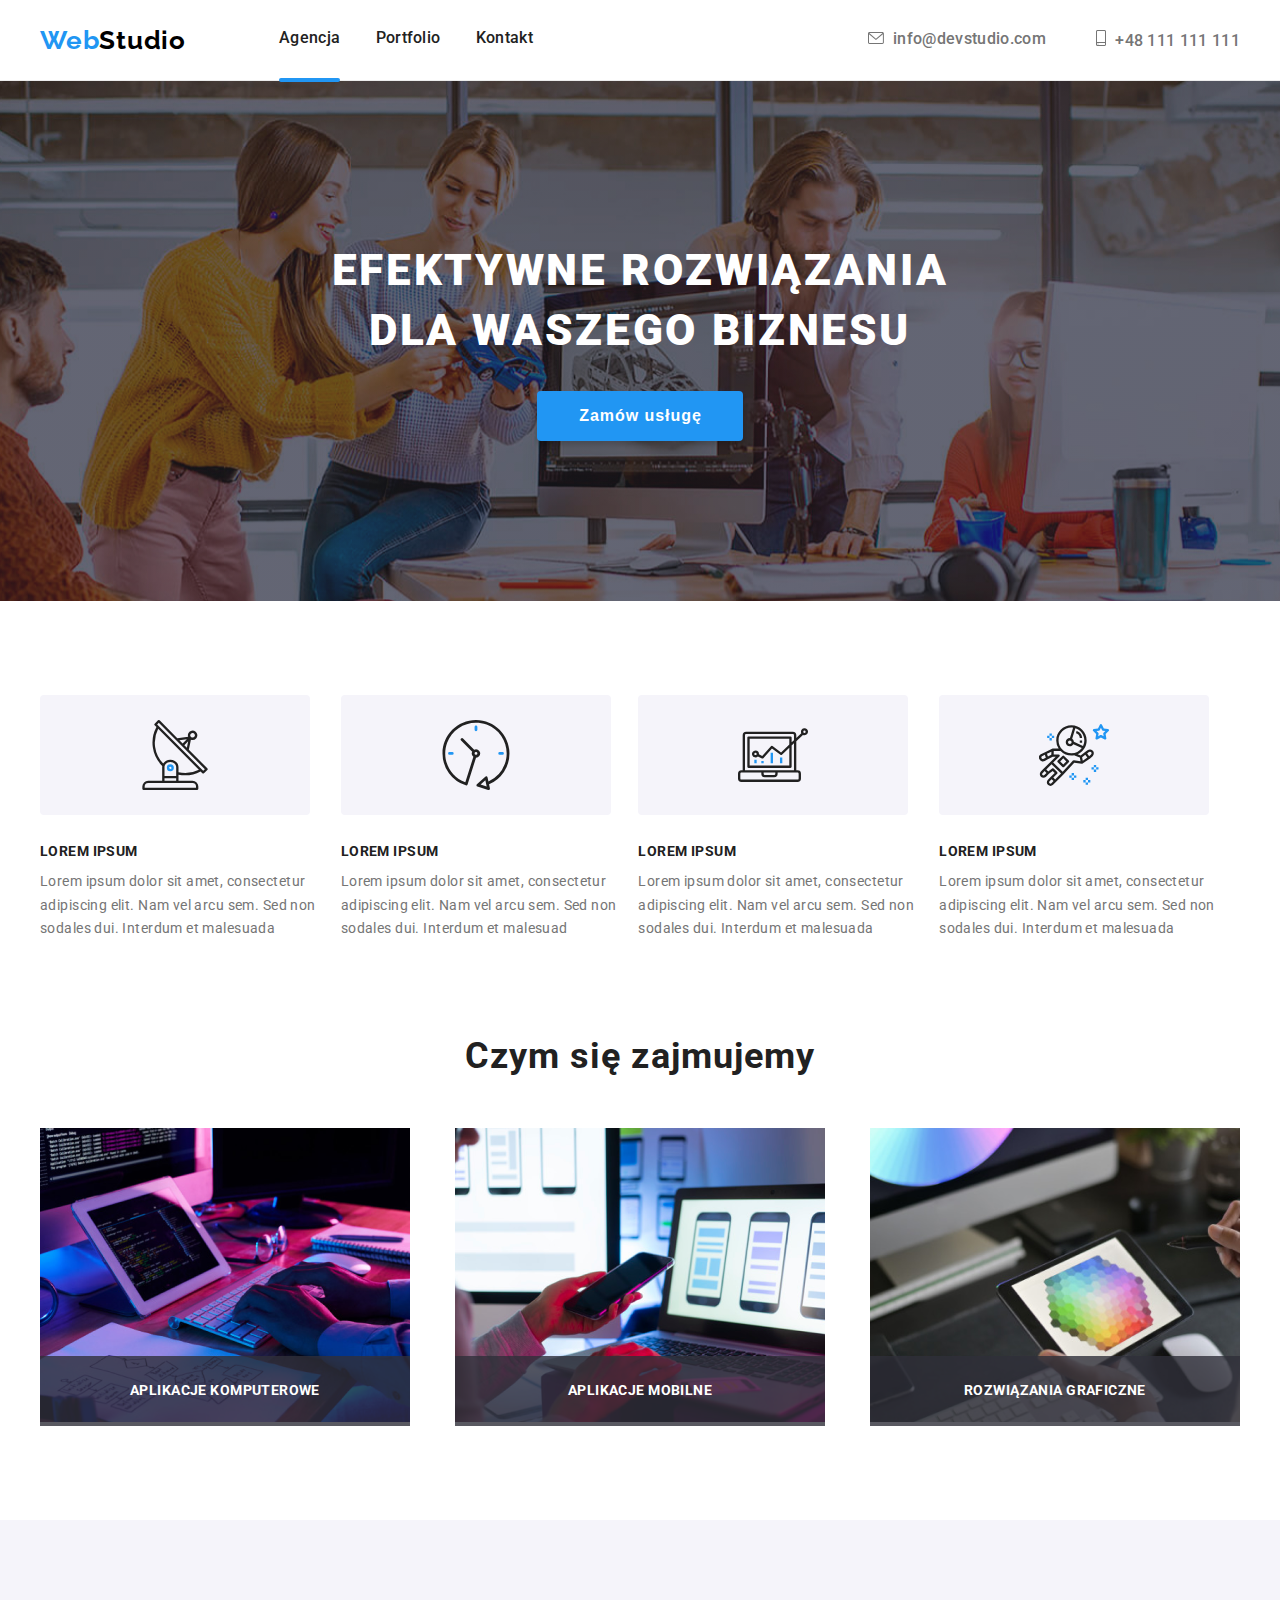
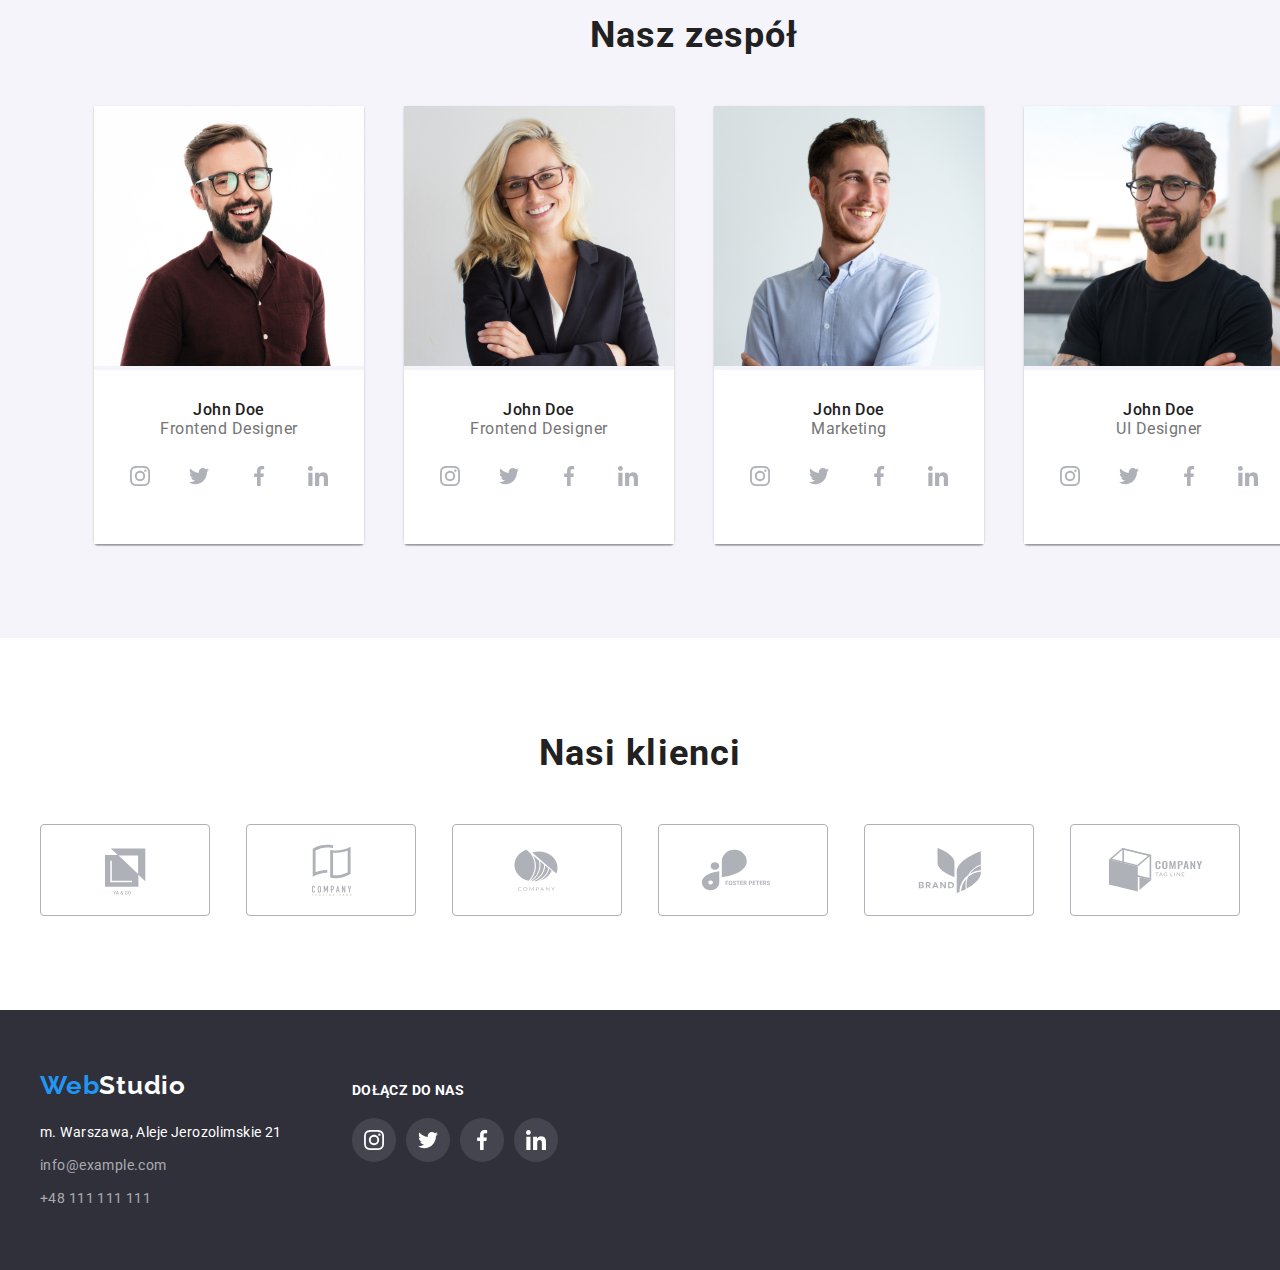
<file: index.html>
<!DOCTYPE html>
<html lang="en">
  <head>
    <title>home work6 main page</title>
    <link rel="preconnect" href="https://fonts.googleapis.com" />
    <link rel="preconnect" href="https://fonts.gstatic.com" crossorigin />
    <link
      href="https://fonts.googleapis.com/css2?family=Raleway:wght@700&family=Roboto:wght@400;500;700;900&display=swap"
      rel="stylesheet"
    />
    <link
      rel="stylesheet"
      href="https://cdnjs.cloudflare.com/ajax/libs/modern-normalize/1.1.0/modern-normalize.min.css"
      integrity="sha512-wpPYUAdjBVSE4KJnH1VR1HeZfpl1ub8YT/NKx4PuQ5NmX2tKuGu6U/JRp5y+Y8XG2tV+wKQpNHVUX03MfMFn9Q=="
      crossorigin="anonymous"
      referrerpolicy="no-referrer"
    />
    <link rel="stylesheet" href="./css/styles.css" />
  </head>
  <body>
    <header class="header-logo">
      <div class="container container-page-header">
        <div class="logo">
          <a class="link" href="./index.html">
            <span class="logo-first">Web</span>Studio</a
          >
        </div>
        <nav class="navi">
          <ul class="navi-list">
            <li class="navi-part">
              <a class="navi-link is-active" href="./index.html">Agencja</a>
            </li>
            <li class="navi-part">
              <a class="navi-link" href="./portfolio.html">Portfolio</a>
            </li>
            <li class="navi-part"><a class="navi-link" href="">Kontakt</a></li>
          </ul>
        </nav>
        <ul class="navi-contact">
          <li class="navi-contact-part">
            <a class="link" href="mailto:info@devstudio.com">
            <svg class="navi-icon" width="16" height="12">
              <use href="./images/icons.svg#icon-envelope"></use>
            </svg>
              <span>info@devstudio.com</span>
            </a>
          </li>
          <li class="navi-contact-part">
            <a class="link" href="tel:+48111111111">
            <svg class="navi-icon" width="10" height="16">
              <use href="./images/icons.svg#icon-smartphone"></use>
            </svg>
            <span>+48 111 111 111</span>
            </a>
          </li>
        </ul>
      </div>
    </header>
    <!--BIG TITLE IN THE MIDDLE -->
    <section class="section-main">
      <div class="container container-section-main">
        <h1 class="section-main-text">
          EFEKTYWNE ROZWIĄZANIA<br />DLA WASZEGO BIZNESU
        </h1>
        <button type="button" class="section-main-button" data-modal-open>Zamów usługę</button>
        <div class="modal-overlay is-hidden" data-modal>
          <div class="modal">
            <button class="modal-button" data-modal-close>
              <svg class="modal-button-icon" width="18px" height="18px">
                <use href="./images/icons.svg#icon-close"></use>
              </svg>
            </button>
            <h2 class="modal-headline">
              Zostaw swoje dane w formularzu poniżej
            </h2>

            <form class="contact-form" name="contact-form">
              <ul class="contact-rows">
                <li class="contact-row">
                  <label class="contact-label" for="user_name"
                    >Imię</label
                  >
                  <input
                    class="contact-input"
                    type="text"
                    name="username"
                    id="user_name"
                  />
                  <svg class="contact-icon" width="18" height="18">
                    <use href="./images/icons.svg#icon-person"></use>
                  </svg>
                </li>
                <li class="contact-row">
                  <label class="contact-label" for="user_telephone_number"
                    >Telefon</label
                  >
                  <input
                    class="contact-input"
                    type="tel"
                    name="telephone-number"
                    id="user_telephone_number"
                  />
                  <svg class="contact-icon" width="18" height="18">
                    <use href="./images/icons.svg#icon-phone-black"></use>
                  </svg>
                </li>
                <li class="contact-row">
                  <label class="contact-label" for="user_email"
                    >Email</label
                  >
                  <input
                    class="contact-input"
                    type="email"
                    name="useremail"
                    id="user_email"
                  />
                  <svg class="contact-icon" width="18" height="18">
                    <use href="./images/icons.svg#icon-email"></use>
                  </svg>
                </li>
                <li class="contact-row">
                  <label class="contact-label" for="user_comment"
                    >Komentarz</label
                  >
                  <textarea
                    class="contact-textarea"
                    name="user-comment"
                    id="user_comment"
                    rows="7"
                    placeholder="Wprowadź tekst"
                  ></textarea>
                </li>
              </ul>
              <div class="contact-checkbox-container">
                <input
                  class="contact-checkbox-input"
                  id="terms-and-conditions-checkbox"
                  type="checkbox"
                  name="terms-and-conditions-checkbox"
                />
                <label
                  class="contact-checkbox-label"
                  for="terms-and-conditions-checkbox"
                  >Oświadczam iż akceptuję
                  <a class="contact-link" href=""> Regulamin </a>
                  i
                  <a class="contact-link" href="">
                    Politykę Prywatności</a
                  >.
                </label>
              </div>
              <button type="submit" class="submit-button">Wyślij</button>
            </form>
          </div>
        </div>
      </div>
    </section>
    <main>
      <section class="topic-section">
        <div class="container">
          <ul class="our-topic">
            <li class="topic">
              <div class="topic-icon">
                <svg class="icon" width="70px" height="70px">
                  <use href="./images/icons.svg#icon-antenna"></use>
                </svg>
              </div>
              <h3 class="topic-name">LOREM IPSUM</h3>
              <p class="topic-text">
                Lorem ipsum dolor sit amet, consectetur adipiscing elit. Nam vel
                arcu sem. Sed non sodales dui. Interdum et malesuada
              </p>
            </li>
            <li class="topic">
              <div class="topic-icon">
                <svg class="icon" width="70px" height="70px">
                  <use href="./images/icons.svg#icon-clock"></use>
                </svg>
              </div>
              <h3 class="topic-name">LOREM IPSUM</h3>
              <p class="topic-text">
                Lorem ipsum dolor sit amet, consectetur adipiscing elit. Nam vel
                arcu sem. Sed non sodales dui. Interdum et malesuad
              </p>
            </li>
            <li class="topic">
              <div class="topic-icon">
                <svg class="icon" width="70px" height="70px">
                  <use href="./images/icons.svg#icon-diagram"></use>
                </svg>
              </div>
              <h3 class="topic-name">LOREM IPSUM</h3>
              <p class="topic-text">
                Lorem ipsum dolor sit amet, consectetur adipiscing elit. Nam vel
                arcu sem. Sed non sodales dui. Interdum et malesuada
              </p>
            </li>
            <li class="topic">
              <div class="topic-icon">
                <svg class="icon" width="70px" height="70px">
                  <use href="./images/icons.svg#icon-astronaut"></use>
                </svg>
              </div>
              <h3 class="topic-name">LOREM IPSUM</h3>
              <p class="topic-text">
                Lorem ipsum dolor sit amet, consectetur adipiscing elit. Nam vel
                arcu sem. Sed non sodales dui. Interdum et malesuada
              </p>
            </li>
          </ul>
        </div>
      </section>
      <section class="container">
        <h2 class="service-headline">Czym się zajmujemy</h2>
        <ul class="gallery">
          <li>
            <figure class="gallery-part">
            <img
              src="./images/img1.jpg"
              alt="a hands on keyboard"
              width="370"
              height="294"
            />
            <figcaption class="gallery-label">
              <p>Aplikacje komputerowe</p>
            </figcaption>
            </figure>
          </li>
          <li>
            <figure class="gallery-part">
            <img
              src="./images/img2.jpg"
              alt="A man holds a phone in his hands and writing a notebook"
              width="370"
              height="294"
            />
            <figcaption class="gallery-label">
              <p>Aplikacje mobilne</p>
            </figcaption>
            </figure>
          </li>
          <li>
            <figure class="gallery-part">
            <img
              src="./images/img3.jpg"
              alt="A man holds a tablet in his hands "
              width="370"
              height="294"
            />
            <figcaption class="gallery-label">
              <p>Rozwiązania graficzne</p>
            </figcaption>
            </figure>
          </li>
        </ul>
      </section>
      <section class="team">
        <div class="section container">
          <h2 class="our-team-headtext">Nasz zespół</h2>
          <ul class="team-container">
            <li>
              <figure class="container-card">
                <img
                  src="./images/img4.jpg"
                  alt="Man in brown"
                  width="270"
                  height="260"
                />
                <figcaption class="container-description">
                  <h3 class="container-name">John Doe</h3>
                  <p class="container-text">Frontend Designer</p>
                  <ul class="social-links-group">
                    <li class="social-links-part">
                      <a
                        class="social-links"
                        href="https://www.instagram.com/"
                      >
                        <svg class="social-icons">
                          <use href="./images/icons.svg#icon-instagram"></use>
                        </svg>
                      </a>
                    </li>
                    <li class="social-links-part">
                      <a class="social-links" href="https://twitter.com/">
                        <svg class="social-icons">
                          <use href="./images/icons.svg#icon-twitter"></use>
                        </svg>
                      </a>
                    </li>
                    <li class="social-links-part">
                      <a
                        class="social-links"
                        href="https://www.facebook.com/"
                      >
                        <svg class="social-icons">
                          <use href="./images/icons.svg#icon-facebook"></use>
                        </svg>
                      </a>
                    </li>
                    <li class="social-links-part">
                      <a
                        class="social-links"
                        href="https://www.linkedin.com/"
                      >
                        <svg class="social-icons">
                          <use href="./images/icons.svg#icon-linkedin"></use>
                        </svg>
                      </a>
                </figcaption>
              </figure>
            </li>
            <li>
              <figure class="container-card">
                <img
                  src="./images/img5.jpg"
                  alt="A woman with a glass and blond hair "
                  width="270"
                  height="260"
                />
                <figcaption class="container-description">
                  <h3 class="container-name">John Doe</h3>
                  <p class="container-text">Frontend Designer</p>
                  <ul class="social-links-group">
                    <li class="social-links-part">
                      <a
                        class="social-links"
                        href="https://www.instagram.com/"
                      >
                        <svg class="social-icons">
                          <use href="./images/icons.svg#icon-instagram"></use>
                        </svg>
                      </a>
                    </li>
                    <li class="social-links-part">
                      <a class="social-links" href="https://twitter.com/">
                        <svg class="social-icons">
                          <use href="./images/icons.svg#icon-twitter"></use>
                        </svg>
                      </a>
                    </li>
                    <li class="social-links-part">
                      <a
                        class="social-links"
                        href="https://www.facebook.com/"
                      >
                        <svg class="social-icons">
                          <use href="./images/icons.svg#icon-facebook"></use>
                        </svg>
                      </a>
                    </li>
                    <li class="social-links-part">
                      <a
                        class="social-links"
                        href="https://www.linkedin.com/"
                      >
                        <svg class="social-icons">
                          <use href="./images/icons.svg#icon-linkedin"></use>
                        </svg>
                      </a>
                </figcaption>
              </figure>
            </li>
            <li>
              <figure class="container-card">
                <img
                  src="./images/img6.jpg"
                  alt="A man a smile and white shirt "
                  width="270"
                  height="260"
                />
                <figcaption class="container-description">
                  <h3 class="container-name">John Doe</h3>
                  <p class="container-text">Marketing</p>
                  <ul class="social-links-group">
                    <li class="social-links-part">
                      <a
                        class="social-links"
                        href="https://www.instagram.com/"
                      >
                        <svg class="social-icons">
                          <use href="./images/icons.svg#icon-instagram"></use>
                        </svg>
                      </a>
                    </li>
                    <li class="social-links-part">
                      <a class="social-links" href="https://twitter.com/">
                        <svg class="social-icons">
                          <use href="./images/icons.svg#icon-twitter"></use>
                        </svg>
                      </a>
                    </li>
                    <li class="social-links-part">
                      <a
                        class="social-links"
                        href="https://www.facebook.com/"
                      >
                        <svg class="social-icons">
                          <use href="./images/icons.svg#icon-facebook"></use>
                        </svg>
                      </a>
                    </li>
                    <li class="social-links-part">
                      <a
                        class="social-links"
                        href="https://www.linkedin.com/"
                      >
                        <svg class="social-icons">
                          <use href="./images/icons.svg#icon-linkedin"></use>
                        </svg>
                      </a>
                </figcaption>
              </figure>
            </li>
            <li>
              <figure class="container-card">
                <img
                  src="./images/img7.jpg"
                  alt="Black man "
                  width="270"
                  height="260"
                />
                <figcaption class="container-description">
                  <h3 class="container-name">John Doe</h3>
                  <p class="container-text">UI Designer</p>
                  <ul class="social-links-group">
                    <li class="social-links-part">
                      <a
                        class="social-links"
                        href="https://www.instagram.com/"
                      >
                        <svg class="social-icons">
                          <use href="./images/icons.svg#icon-instagram"></use>
                        </svg>
                      </a>
                    </li>
                    <li class="social-links-part">
                      <a class="social-links" href="https://twitter.com/">
                        <svg class="social-icons">
                          <use href="./images/icons.svg#icon-twitter"></use>
                        </svg>
                      </a>
                    </li>
                    <li class="social-links-part">
                      <a
                        class="social-links"
                        href="https://www.facebook.com/"
                      >
                        <svg class="social-icons">
                          <use href="./images/icons.svg#icon-facebook"></use>
                        </svg>
                      </a>
                    </li>
                    <li class="social-links-part">
                      <a
                        class="social-links"
                        href="https://www.linkedin.com/"
                      >
                        <svg class="social-icons">
                          <use href="./images/icons.svg#icon-linkedin"></use>
                        </svg>
                      </a>
                </figcaption>
              </figure>
            </li>
          </ul>
        </div>
      </section>
    </main>
    <section class="clients">
      <div class="container">
        <h2 class="clients-headline">Nasi klienci</h2>
        <ul class="clients-list">
          <li class="clients-icon">
            <a class="clients-link" href="">
              <svg width="106px" height="60px">
                <use href="./images/icons.svg#icon-Logo-1"></use>
              </svg>
            </a>
          </li>
          <li class="clients-icon">
            <a class="clients-link" href="">
              <svg width="106px" height="60px">
                <use href="./images/icons.svg#icon-Logo-2"></use>
              </svg>
            </a>
          </li>
          <li class="clients-icon">
            <a class="clients-link" href="">
              <svg width="106px" height="60px">
                <use href="./images/icons.svg#icon-Logo-3"></use>
              </svg>
            </a>
          </li>
          <li class="clients-icon">
            <a class="clients-link" href="">
              <svg width="106px" height="60px">
                <use  href="./images/icons.svg#icon-Logo-4"></use>
              </svg>
            </a>
          </li>
          <li class="clients-icon">
            <a class="clients-link" href="">
              <svg width="106px" height="60px">
                <use href="./images/icons.svg#icon-Logo-5"></use>
              </svg>
            </a>
          </li>
          <li class="clients-icon">
            <a class="clients-link" href="">
              <svg width="106px" height="60px">
                <use href="./images/icons.svg#icon-Logo-6"></use>
              </svg>
            </a>
          </li>
        </ul>
      </div>
    </section>
    <footer class="footer">
      <div class="container footer-icon">
        <div>
          <div class="footer-logo">
            <a class="link" href="./index.html"
              ><span class="footer-logo-span">Web</span>Studio</a
            >
          </div>
          <ul class="footer-contact">
            <li class="footer-contact-part">
              <address class="address">
                m. Warszawa, Aleje Jerozolimskie 21
              </address>
            </li>
            <li class="footer-contact-part">
              <a class="link" href="mailto:info@example.com"
                >info@example.com</a
              >
            </li>
            <li class="footer-contact-part">
              <a class="link" href="tel:+48111111111">+48 111 111 111</a>
            </li>
          </ul>
        </div>
        <div class="social">
          <h4 class="social-headline">Dołącz do nas</h4>
          <ul class="social-list">
            <li class="social-element">
              <a class="social-link" href="https://www.instagram.com/">
                <svg class="social-icon">
                  <use href="./images/icons.svg#icon-instagram"></use>
                </svg>
              </a>
            </li>
            <li class="social-element">
              <a class="social-link" href="https://twitter.com/">
                <svg class="social-icon">
                  <use href="./images/icons.svg#icon-twitter"></use>
                </svg>
              </a>
            </li>
            <li class="social-element">
              <a class="social-link" href="https://www.facebook.com/">
                <svg class="social-icon">
                  <use href="./images/icons.svg#icon-facebook"></use>
                </svg>
              </a>
            </li>
            <li class="social-element">
              <a class="social-link" href="https://www.linkedin.com/">
                <svg class="social-icon">
                  <use href="./images/icons.svg#icon-linkedin"></use>
                </svg>
              </a>
            </li>
          </ul>
        </div>
      </div>
    </footer>
    <script src="./js/modal.js"></script>
  </body>
</html>
</file>
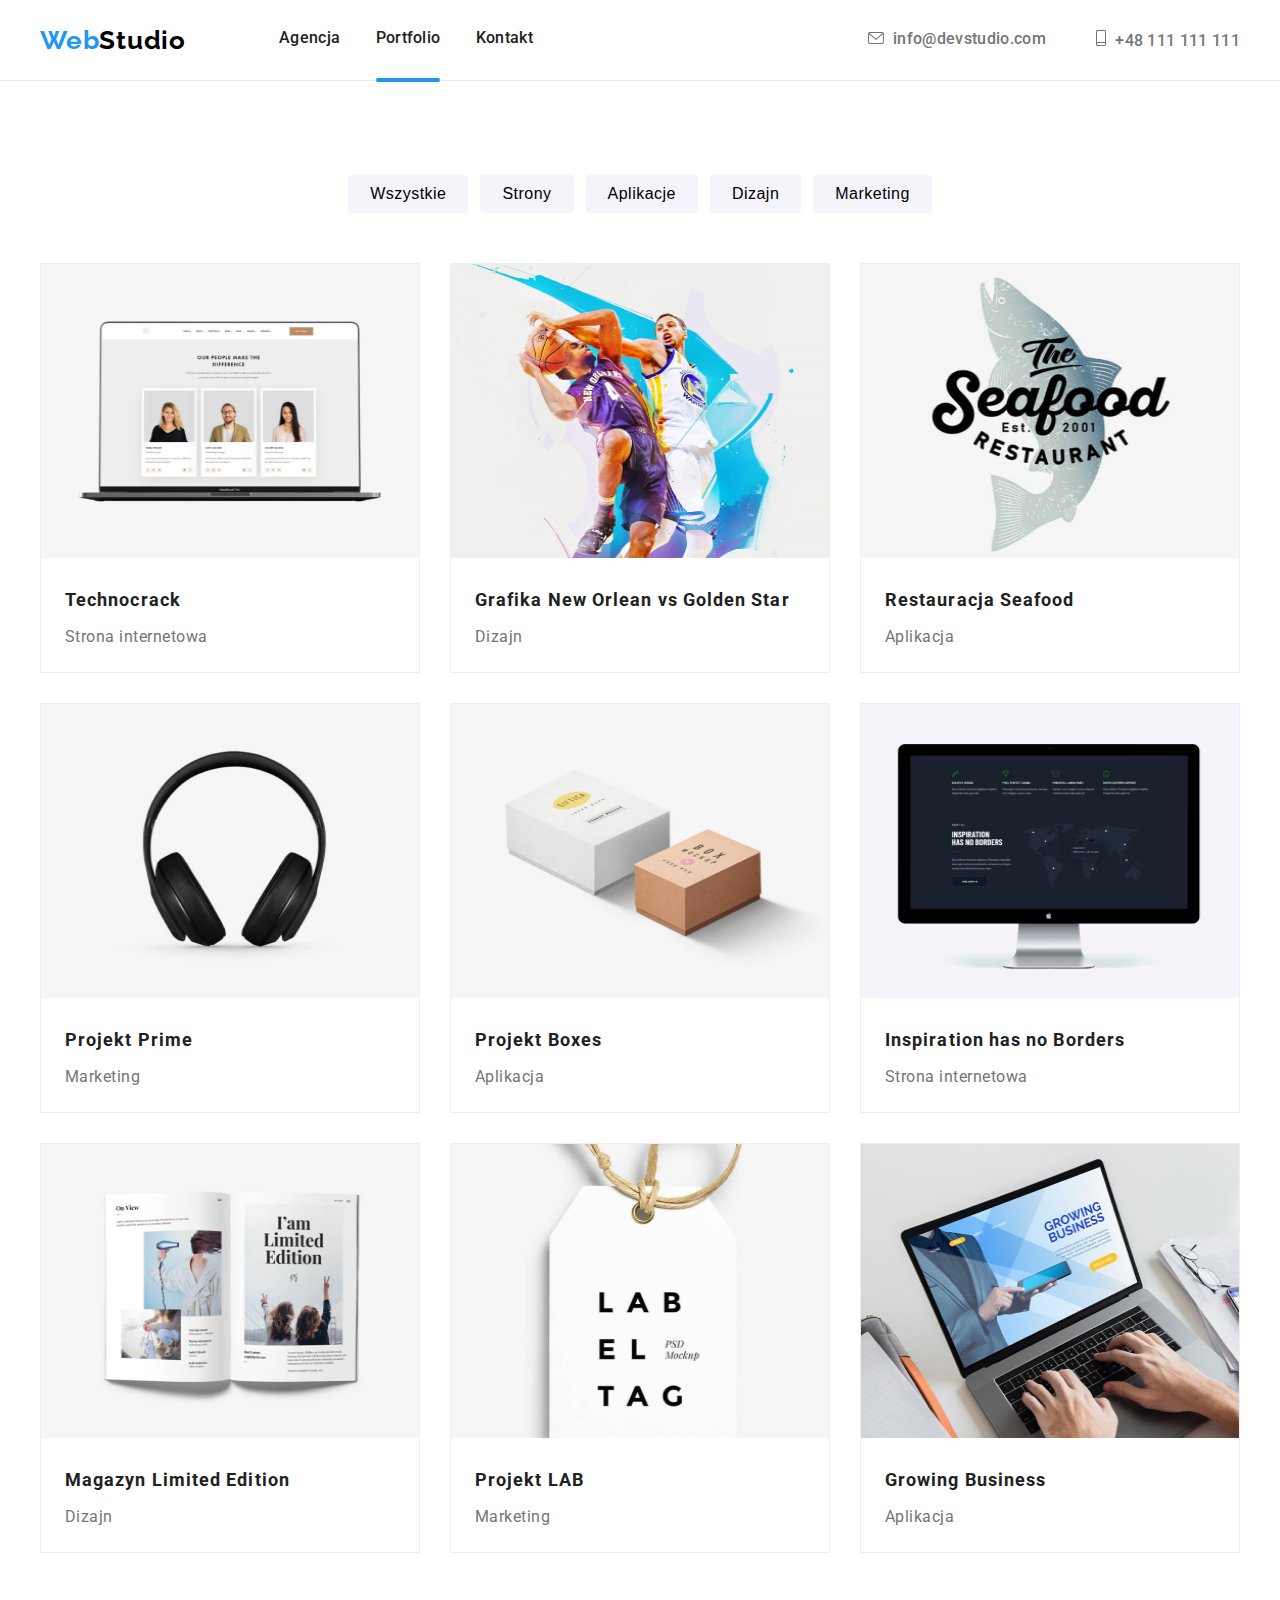
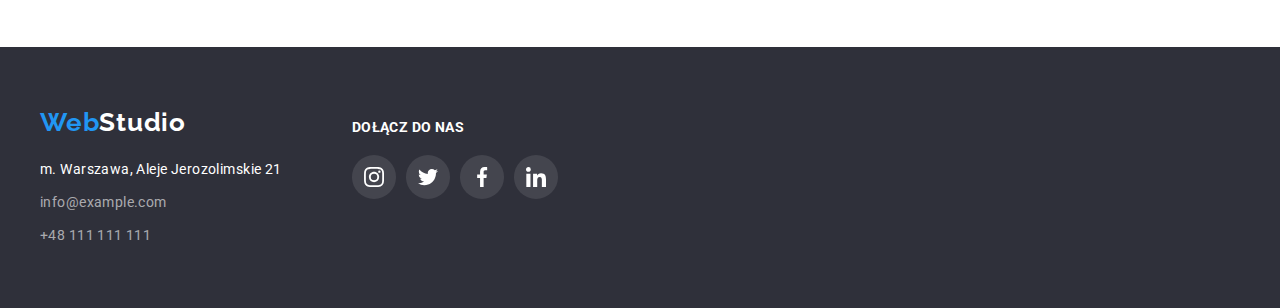
<file: portfolio.html>
<!DOCTYPE html>
<html lang="en">
  <head>
    <title>home work6 portfolio</title>
    <link rel="preconnect" href="https://fonts.googleapis.com" />
    <link rel="preconnect" href="https://fonts.gstatic.com" crossorigin />
    <link
      href="https://fonts.googleapis.com/css2?family=Raleway:wght@700&family=Roboto:wght@400;500;700;900&display=swap"
      rel="stylesheet"
    />
    <link
      rel="stylesheet"
      href="https://cdnjs.cloudflare.com/ajax/libs/modern-normalize/1.1.0/modern-normalize.min.css"
      integrity="sha512-wpPYUAdjBVSE4KJnH1VR1HeZfpl1ub8YT/NKx4PuQ5NmX2tKuGu6U/JRp5y+Y8XG2tV+wKQpNHVUX03MfMFn9Q=="
      crossorigin="anonymous"
      referrerpolicy="no-referrer"
    />
    <link rel="stylesheet" href="./css/styles.css" />
  </head>
  <body>
    <header class="header-logo">
      <div class="container container-page-header">
        <div class="logo">
          <a class="link" href="./index.html">
            <span class="logo-first">Web</span>Studio</a
          >
        </div>
        <nav class="navi">
          <ul class="navi-list">
            <li class="navi-part">
              <a class="navi-link" href="./index.html">Agencja</a>
            </li>
            <li class="navi-part">
              <a class="navi-link is-active" href="./portfolio.html">Portfolio</a>
            </li>
            <li class="navi-part"><a class="navi-link" href="">Kontakt</a></li>
          </ul>
        </nav>
        <ul class="navi-contact">
          <li class="navi-contact-part">
            <a class="link" href="mailto:info@devstudio.com">
              <svg class="navi-icon" width="16" height="12">
                <use href="./images/icons.svg#icon-envelope"></use>
              </svg>
              <span>info@devstudio.com</span>
            </a>
          </li>
          <li class="navi-contact-part">
            <a class="link" href="tel:+48111111111">
              <svg class="navi-icon" width="10" height="16">
                <use href="./images/icons.svg#icon-smartphone"></use>
              </svg>
              <span>+48 111 111 111</span>
            </a>
          </li>
        </ul>
      </div>
    </header>
    <main>
      <section class="section container">
        <ul class="list">
          <li class="list-item">
            <button class="list-button" type="button">Wszystkie</button>
          </li>
          <li class="list-item">
            <button class="list-button" type="button">Strony</button>
          </li>
          <li class="list-item">
            <button class="list-button" type="button">Aplikacje</button>
          </li>
          <li class="list-item">
            <button class="list-button" type="button">Dizajn</button>
          </li>
          <li class="list-item">
            <button class="list-button" type="button">Marketing</button>
          </li>
        </ul>
        <ul class="portfolio">
          <li class="list-images">
            <figure>
              <div class="portfolio-images">
              <img
                class="image"
                src="./images/img8.jpg"
                alt="person on notebook"
                width="370"
                height="294"
              />
              <div class="list-overlay">
                <p class="list-overlay-text">
                  Technocrack jest popularną platformą wykorzystywaną do
                  rozpowszechniania koronawirusa. Firmy wykorzystują tę
                  platformę do celów szpiegowskich i ataków na
                  niezabezpieczone serwery konkurencji
                </p>
              </div>
              </div>
              <figcaption class="list-textbox">
                <span class="list-images-name">Technocrack</span>
                <span class="list-images-text">Strona internetowa</span>
              </figcaption>
            </figure>
          </li>
          <li class="list-images">
            <figure>
              <div class="portfolio-images">
              <img
                class="image"
                src="./images/img9.jpg"
                alt="basketball player"
                width="370"
                height="294"
              />
              <div class="list-overlay">
                <p class="list-overlay-text">
                  Technocrack jest popularną platformą wykorzystywaną do
                  rozpowszechniania koronawirusa. Firmy wykorzystują tę
                  platformę do celów szpiegowskich i ataków na
                  niezabezpieczone serwery konkurencji
                </p>
              </div>
              </div>
              <figcaption class="list-textbox">
                <span class="list-images-name"
                  >Grafika New Orlean vs Golden Star</span
                >
                <span class="list-images-text">Dizajn</span>
              </figcaption>
            </figure>
          </li>
          <li class="list-images">
            <div class="portfolio-images">
            <figure>
              <img
                class="image"
                src="./images/img10.jpg"
                alt="sea food"
                width="370"
                height="294"
              />
              <div class="list-overlay">
                <p class="list-overlay-text">
                  Technocrack jest popularną platformą wykorzystywaną do
                  rozpowszechniania koronawirusa. Firmy wykorzystują tę
                  platformę do celów szpiegowskich i ataków na
                  niezabezpieczone serwery konkurencji
                </p>
              </div>
              </div>
              <figcaption class="list-textbox">
                <span class="list-images-name">Restauracja Seafood</span>
                <span class="list-images-text">Aplikacja</span>
              </figcaption>
            </figure>
          </li>
          <li class="list-images">
            <figure>
              <div class="portfolio-images">
              <img
                class="image"
                src="./images/img11.jpg"
                alt="headphone"
                width="370"
                height="294"
              />
              <div class="list-overlay">
                <p class="list-overlay-text">
                  Technocrack jest popularną platformą wykorzystywaną do
                  rozpowszechniania koronawirusa. Firmy wykorzystują tę
                  platformę do celów szpiegowskich i ataków na
                  niezabezpieczone serwery konkurencji
                </p>
              </div>
              </div>
              <figcaption class="list-textbox">
                <span class="list-images-name">Projekt Prime</span>
                <span class="list-images-text">Marketing</span>
              </figcaption>
            </figure>
          </li>
          <li class="list-images">
            <figure>
              <div class="portfolio-images">
              <img
                class="image"
                src="./images/img12.jpg"
                alt="two box"
                width="370"
                height="294"
              />
              <div class="list-overlay">
                <p class="list-overlay-text">
                  Technocrack jest popularną platformą wykorzystywaną do
                  rozpowszechniania koronawirusa. Firmy wykorzystują tę
                  platformę do celów szpiegowskich i ataków na
                  niezabezpieczone serwery konkurencji
                </p>
              </div>
              </div>
              <figcaption class="list-textbox">
                <span class="list-images-name">Projekt Boxes</span>
                <span class="list-images-text">Aplikacja</span>
              </figcaption>
            </figure>
          </li>
          <li class="list-images">
            <figure>
              <div class="portfolio-images">
              <img
                class="image"
                src="./images/img13.jpg"
                alt="monitor"
                width="370"
                height="294"
              />
              <div class="list-overlay">
                <p class="list-overlay-text">
                  Technocrack jest popularną platformą wykorzystywaną do
                  rozpowszechniania koronawirusa. Firmy wykorzystują tę
                  platformę do celów szpiegowskich i ataków na
                  niezabezpieczone serwery konkurencji
                </p>
              </div>
              </div>
              <figcaption class="list-textbox">
                <span class="list-images-name">Inspiration has no Borders</span>
                <span class="list-images-text">Strona internetowa</span>
              </figcaption>
            </figure>
          </li>
          <li class="list-images">
            <figure>
              <div class="portfolio-images">
              <img
                class="image"
                src="./images/img14.jpg"
                alt="book"
                width="370"
                height="294"
              />
              <div class="list-overlay">
                <p class="list-overlay-text">
                  Technocrack jest popularną platformą wykorzystywaną do
                  rozpowszechniania koronawirusa. Firmy wykorzystują tę
                  platformę do celów szpiegowskich i ataków na
                  niezabezpieczone serwery konkurencji
                </p>
              </div>
              </div>
              <figcaption class="list-textbox">
                <span class="list-images-name">Magazyn Limited Edition</span>
                <span class="list-images-text">Dizajn</span>
              </figcaption>
            </figure>
          </li>
          <li class="list-images">
            <figure>
              <div class="portfolio-images">
              <img
                class="image"
                src="./images/img15.jpg"
                alt="label"
                width="370"
                height="294"
              />
              <div class="list-overlay">
                <p class="list-overlay-text">
                  Technocrack jest popularną platformą wykorzystywaną do
                  rozpowszechniania koronawirusa. Firmy wykorzystują tę
                  platformę do celów szpiegowskich i ataków na
                  niezabezpieczone serwery konkurencji
                </p>
              </div>
              </div>
              <figcaption class="list-textbox">
                <span class="list-images-name">Projekt LAB</span>
                <span class="list-images-text">Marketing</span>
              </figcaption>
            </figure>
          </li>
          <li class="list-images">
            <figure>
              <div class="portfolio-images">
              <img
                class="image"
                src="./images/img16.jpg"
                alt="hands notebook"
                width="370"
                height="294"
              />
              <div class="list-overlay">
                <p class="list-overlay-text">
                  Technocrack jest popularną platformą wykorzystywaną do
                  rozpowszechniania koronawirusa. Firmy wykorzystują tę
                  platformę do celów szpiegowskich i ataków na
                  niezabezpieczone serwery konkurencji
                </p>
              </div>
              </div>
              <figcaption class="list-textbox">
                <span class="list-images-name">Growing Business</span>
                <span class="list-images-text">Aplikacja</span>
              </figcaption>
            </figure>
          </li>
        </ul>
      </section>
    </main>
    <footer class="footer">
      <div class="container footer-icon">
        <div>
          <div class="footer-logo">
            <a class="link" href="./index.html"
              ><span class="footer-logo-span">Web</span>Studio</a
            >
          </div>
          <ul class="footer-contact">
            <li class="footer-contact-part">
              <address class="address">
                m. Warszawa, Aleje Jerozolimskie 21
              </address>
            </li>
            <li class="footer-contact-part">
              <a class="link" href="mailto:info@example.com"
                >info@example.com</a
              >
            </li>
            <li class="footer-contact-part">
              <a class="link" href="tel:+48111111111">+48 111 111 111</a>
            </li>
          </ul>
        </div>
        <div class="social">
          <h4 class="social-headline">Dołącz do nas</h4>
          <ul class="social-list">
            <li class="social-element">
              <a class="social-link" href="https://www.instagram.com/">
                <svg class="social-icon">
                  <use href="./images/icons.svg#icon-instagram"></use>
                </svg>
              </a>
            </li>
            <li class="social-element">
              <a class="social-link" href="https://twitter.com/">
                <svg class="social-icon">
                  <use href="./images/icons.svg#icon-twitter"></use>
                </svg>
              </a>
            </li>
            <li class="social-element">
              <a class="social-link" href="https://www.facebook.com/">
                <svg class="social-icon">
                  <use href="./images/icons.svg#icon-facebook"></use>
                </svg>
              </a>
            </li>
            <li class="social-element">
              <a class="social-link" href="https://www.linkedin.com/">
                <svg class="social-icon">
                  <use href="./images/icons.svg#icon-linkedin"></use>
                </svg>
              </a>
            </li>
          </ul>
        </div>
      </div>
    </footer>
  </body>
</html>
</file>
<file: css/styles.css>
@import url("https://fonts.googleapis.com/css2?family=Raleway:wght@700&family=Roboto:wght@400;500;700;900&display=swap");

:root {
  --main-font-family: "Roboto", sans-serif;
  --primary-color: #212121;
  --secondary-color: #757575;
  --dark-background-color: #2f303a;
  --grey-backgroud-color: #f5f4fa;
  --active-color: #2196f3;
  --icons-color: #afb1b8;
}

body {
  color: var(--primary-color);
  font-family: var(--main-font-family);
}

* {
  margin: 0;
  padding: 0;
  box-sizing: border-box;
}
.image{
  width: 100%;
}
.container {
  width: 1200px;
  margin: 0 auto;
  justify-content: center;
}
.logo{
  color: #000000;
  font-family: "Raleway", sans-serif;
  line-height: 1.19;
  letter-spacing: 0.03em; 
} 
.logo-first {
  color: #2196f3;

}
.link {
  text-decoration: none;
  color: inherit;

}
.header-logo {
  font-weight: 500;
  line-height: 1.14;
  letter-spacing: 0.02em;
  border-bottom: 1px solid #ececec;  
}
.container-page-header{
  display: flex;
  align-items: center;
  justify-content: center;
  height: 80px;
}
.logo {
    color: #000000;
    font-family: "Raleway", sans-serif;
    font-weight: 700;
    font-size: 26px;
    line-height: 1.19; 
    letter-spacing: 0.03em;
  }
  .navi-list {
    display: flex;
    justify-content: space-between;
    width: 254px;
    margin-left: 93px;
    padding: 0;
  }
  
  .navi-link {
    text-decoration: none;
    color: inherit;
  }
  
  .navi-part {
    list-style: none;
    position: relative;
  }
  
  .navi-part .is-active:after {
    content: "";
    border-bottom: 4px solid var(--active-color);
    display: flex;
    border-radius: 3px;
    position: relative;
    top: 31px;
  }
  
  .navi-part:hover,
  .navi-part:focus,
  .navi-part:active {
    color: var(--active-color);
    transition: color 250ms cubic-bezier(0.4, 0, 0.2, 1);
  }
  
  .navi-contact {
    color: var(--secondary-color);
    display: flex;
    margin-left: auto;
  }
  
  .navi-contact-part {
    display: flex;
    list-style: none;
    padding-left: 50px;
    padding-right: 0;
    transition-property: color, fill;
  }
  
  .navi-contact-part:focus *,
  .navi-contact-part:hover *,
  .navi-contact-part:active * {
    color: var(--active-color);
    fill: var(--active-color);
    transition: color 250ms cubic-bezier(0.4, 0, 0.2, 1);
    transition: fill 250ms cubic-bezier(0.4, 0, 0.2, 1);
  }
  
  .navi-icon {
    fill: var(--secondary-color);
    margin-right: 5px;
  }

.section-main {
  background-color: #2F303A; 
  padding: 10em 0;
  background-image: linear-gradient(
    to bottom,
    rgba(47, 48, 58, 0.4) 0%,
    rgba(47, 48, 58, 0.4) 50%
  ),
  url(../images/background.jpg);
max-width: 1600px;
background-size: auto;
background-position-x: 50%;
margin: auto;
}
.container-section-main {
  display: flex;
  flex-direction: column;
  align-items: center;

}
.section-main-text{
  text-transform: uppercase;
  font-size: 44px;
  line-height: 1.36; 
  text-align: center;
  letter-spacing: 0.06em;
  font-weight: 900;
  color: #ffffff;
  margin-bottom: 30px;
}
.section-main-button {
  background: #2196f3;
  font-weight: 700;
  font-size: 16px;
  line-height: 1.875; 
  letter-spacing: 0.06em;
  color: #ffffff;
  cursor: pointer;
  border: none;
  box-shadow: 0px 4px 4px rgba(0, 0, 0, 0.15);
  padding: 10px 41px 10px 42px;
  border-radius: 4px;
}

/* -----------------  modal window  ---------------- */
.is-hidden {
  pointer-events: none;
  visibility: hidden;
  opacity: 0;
}

.is-hidden .modal {
  transform: scale(1.15);
}


.modal-overlay {
  position: fixed;
  top: 0;
  display: flex;
  align-items: center;
  justify-content: center;
  width: 100%;
  height: 100%;
  background-color: rgba(0, 0, 0, 0.2);
  transition: opacity 250ms cubic-bezier(0.4, 0, 0.2, 1);
}

.modal {
  width: 528px;
  height: 581px;
  background-color: #ffffff;
  border-radius: 4px;
  box-shadow: 0px 1px 3px rgba(0, 0, 0, 0.12), 0px 1px 1px rgba(0, 0, 0, 0.14),
    0px 2px 1px rgba(0, 0, 0, 0.2);
  justify-content: right;
  align-items: flex-start;
  transition: transform 1000ms cubic-bezier(0.4, 0, 0.2, 1);
  padding: 0px 40px 0px 40px;

}

.modal-button {
  display: flex;
  align-items: center;
  justify-content: center;
  fill: #000000;
  border-radius: 50%;
  background: #ffffff;
  border: 1px solid rgba(0, 0, 0, 0.1);
  width: 30px;
  height: 30px;
  margin: 10px;
  cursor: pointer;
  
}

.modal-headline {
  font-weight: 700;
  font-size: 20px;
  line-height: 23px;
  text-align: center;
  width: 100%;
  letter-spacing: 0.03em;
  color: var(--primary-color);
  display: block;
  margin-bottom: 12px;
  
}

.contact-form {
  max-width: 528px;
  width: 100%;
  display: flex;
  flex-direction: column;
  
  
}

.contact-row {
  list-style-type: none;
  position: relative;
}
.contact-row + .contact-row {
  margin-top: 10px;
}

.contact-label {
  font-weight: 400;
  font-size: 12px;
  line-height: 14px;
  letter-spacing: 0.01em;
  color: var(--secondary-color);
}

.contact-input {
  display: block;
  border: 1px solid rgba(33, 33, 33, 0.2);
  border-radius: 4px;
  width: 100%;
  height: 40px;
  padding-left: 40px;
}

.contact-textarea {
  display: block;
  border: 1px solid rgba(33, 33, 33, 0.2);
  border-radius: 4px;
  width: 100%;
  font-weight: 400;
  font-size: 12px;
  line-height: 14px;
  letter-spacing: 0.01em;
  color: rgba(117, 117, 117, 0.5);
  padding: 12px 16px;
  resize: none;
}

.contact-icon {
  margin: 11px 12px;
  position: absolute;
  top: 20px;
}


.contact-row:hover,
.contact-row:focus,
.contact-row:active {
  fill: var(--active-color);
  transition: fill 250ms cubic-bezier(0.4, 0, 0.2, 1);
}

.contact-input:hover,
.contact-input:focus,
.contact-input:active {
  border: 1px solid var(--active-color);
  transition: border 250ms cubic-bezier(0.4, 0, 0.2, 1);
}

.contact-textarea:hover,
.contact-textarea:focus,
.contact-textarea:active {
  border: 1px solid var(--active-color);
  transition: border 250ms cubic-bezier(0.4, 0, 0.2, 1);
}

.contact-checkbox-container {
  padding-top: 20px;
  padding-bottom: 30px;
  display: flex;
  justify-content: center;
}
.contact-checkbox-input {
  appearance: none;
  cursor: pointer;
}

.contact-checkbox-label {
  font-weight: 400;
  font-size: 14px;
  line-height: 24px;
  letter-spacing: 0.03em;
  color: var(--secondary-color);
  position: relative;
  width: 100%;
  display: flex;
  justify-content: center;
  align-items: center;
}



.contact-checkbox-label:before {
  background-image: url("data:image/svg+xml;charset=utf8,%3Csvg xmlns='http://www.w3.org/2000/svg' width='16' height='15' fill='none'%3E%3Cpath fill='%23212121' d='M14.222 1.667v11.666H1.778V1.667h12.444Zm0-1.667H1.778C.8 0 0 .75 0 1.667v11.666C0 14.25.8 15 1.778 15h12.444C15.2 15 16 14.25 16 13.333V1.667C16 .75 15.2 0 14.222 0Z'/%3E%3C/svg%3E");
  display: block;
  content: "";
  width: 16px;
  height: 15px;
  margin-right: 5px;
}

.contact-checkbox-input:checked + .contact-checkbox-label::before {
  background-image: url("data:image/svg+xml;charset=utf8,%3Csvg xmlns='http://www.w3.org/2000/svg' width='16' height='15' fill='none'%3E%3Crect width='16' height='15' fill='%232196F3' rx='2'/%3E%3Cpath fill='%23fff' stroke='%23fff' stroke-width='.2' d='m3.957 7.752-.069-.066-.069.065-.888.842-.076.072.076.073 3.496 3.334.069.066.069-.066 7.504-7.158.076-.073-.076-.072-.882-.841-.069-.066-.069.066-6.553 6.246-2.539-2.422Z'/%3E%3C/svg%3E");
  background-position: center;
  border: none;
}

.contact-link {
  color: var(--active-color);
}

.submit-button {
  border-style: none;
  width: 200px;
  height: 50px;
  background: #2196f3;
  box-shadow: 0px 4px 4px rgba(0, 0, 0, 0.15);
  border-radius: 4px;
  color: #ffffff;
  margin: 0 auto;
  cursor: pointer;
}

/* -----------------  modal over  ------------------ */

.topic-section{
  padding: 94px 0;
}
.our-topic{
  display: flex;
}
.topic{
  list-style: none;
} 
.icon{
  background-color: var(--grey-backgroud-color);
  border-radius: 4px;
  width: 270px;
  height: 120px;
  padding: 25px 100px;
}

.topic-name {
  font-weight: 700;
  font-size: 14px;
  line-height: 1.14;
  letter-spacing: 0.03em;
  margin-top: 25px;
  margin-bottom: 10px;
}

.topic-text {
  font-size: 14px;
  line-height: 1.71;
  letter-spacing: 0.03em;
  color: var(--secondary-color);
} 
.service-headline{
  font-weight: 700;
  font-size: 36px;
  text-align: center;
  line-height: 1.17;
  letter-spacing: 0.03em;
  padding-bottom: 50px;
}
.gallery {
  list-style: none;
  display: flex;
  justify-content: space-between;
  padding-bottom: 94px;
}
.gallery-part{
  position: relative;
  overflow: hidden;
}
.gallery-label {
  position: absolute;
  left: 0;
  right: 0;
  bottom: 0;
  padding: 27px 90px;
  font-weight: 700;
  font-size: 14px;
  line-height: 1.14;
  color: #ffffff;
  background-color: rgba(47, 48, 58, 0.8);
  text-transform: uppercase;
  text-align: center;
  letter-spacing: 0.03em;
}
.team{
  list-style: none;
  background-color:#F5F4FA ;
  padding: 94px ;
}
.our-team-headtext{
  font-weight: 700;
  font-size: 36px;
  text-align: center;
  line-height: 1,17;
  letter-spacing: 0.03em;
  padding-bottom: 50px;
}
.team-container{
  list-style: none;
  display: flex;
  justify-content: space-between;
}
.social-links-group{
  display: flex;
  justify-content: space-around;
  align-items: baseline;
  list-style-type: none;
  margin: 16px
  }
  .social-links-part {
    display: flex;
    align-items: center;
  }
  .social-links{
    fill: var(--icons-color);
    border-radius: 50%;
    padding: 12px;
  }
  .social-links:hover,
  .social-links:active,
  .social-links:focus {
    fill: #ffffff;
    background-color: var(--active-color);
  }
  .social-icons {
    width: 20px;
    height: 20px;
    display: block;
  }
.container-card{
  box-shadow: 0px 1px 3px rgba(0, 0, 0, 0.12), 0px 1px 1px rgba(0, 0, 0, 0.14),
    0px 2px 1px rgba(0, 0, 0, 0.2);
  border-radius: 0px 0px 4px 4px;
}
.container-description{
  padding: 30px 0;
  background-color: #ffffff;
}

.container-name{
  font-weight: 500;
  font-size: 16px;
  line-height: 1.19;
  letter-spacing: 0.03em;
  text-align: center;
  
}
.container-text{
  color: var(--secondary-color);
  font-weight: 400;
  font-size: 16px;
  line-height: 1.19;
  letter-spacing: 0.03em;
  text-align: center;
  
}
.clients {
  padding-top: 94px;
  padding-bottom: 94px;
}
.clients-headline {
  font-weight: 700;
  font-size: 36px;
  line-height: 1.17;
  text-align: center;
  letter-spacing: 0.03em;
  margin-bottom: 50px
}
.clients-list {
  list-style-type: none;
  display: flex;
  justify-content: space-between;
}

.clients-icon {
  display: flex;
  align-items: center;

}
.clients-link {
  width: 170px;
  height: 92px;
  border: 1px solid var(--icons-color);
  border-radius: 4px;
  padding: 16px 32px;
  fill: var(--icons-color);
}

.clients-link:hover,
.clients-link:focus,
.clients-link:active {
  border-color: var(--active-color);
  fill: var(--active-color);
}


.footer {
  background-color: var(--dark-background-color);
}

.footer-icon {
  display: flex;
  flex-direction: row;
  justify-content: flex-start;
}

.footer-logo {
  color: #ffffff;
  font-family: "Raleway", sans-serif;
  font-weight: 700;
  font-size: 26px;
  line-height: 1.19; /*31px*/
  letter-spacing: 0.03em;
  padding-top: 60px;
  padding-bottom: 20px;
}

.footer-logo-span {
  color: #2196f3;
}

.footer-contact {
  padding-bottom: 60px;
}

.footer-contact-part {
  color: rgba(255, 255, 255, 0.6);
  font-size: 14px;
  line-height: 1.71; /*24px*/
  letter-spacing: 0.03em;
  font-style: normal;
  list-style: none;
}

.footer-contact-part + .footer-contact-part {
  margin-top: 9px;
}

.address {
  color: #ffffff;
  font-style: normal;
}

.social {
  margin-top: 72px;
  margin-left: 70px;
}

.social-headline {
  font-weight: 700;
  font-size: 14px;
  line-height: 16px;
  letter-spacing: 0.03em;
  color: #ffffff;
  text-transform: uppercase;
  margin-bottom: 20px;
}

.social-list {
  display: flex;
  justify-content: space-between;
  list-style-type: none;
  align-items: baseline;
}

.social-element {
  display: flex;
  align-items: center;
}

.social-link {
  fill: #ffffff;
  border-radius: 50%;
  background: rgba(255, 255, 255, 0.1);
  padding: 12px;
}

.social-element + .social-element {
  margin-left: 10px;
}

.social-link:hover,
.social-link:active,
.social-link:focus {
  background-color: var(--active-color);
  fill: #ffffff;
}

.social-icon {
  display: block;
  width: 20px;
  height: 20px;
}

/*  Portfolio style   */

.list {
  list-style: none;
  display: flex;
  justify-content: center;
  padding-top: 94px;
}

.list-button {
  cursor: pointer;
  font-weight: 500;
  font-size: 16px;
  line-height: 1.625; 
  text-align: center;
  letter-spacing: 0.03em;
  border: none;
  background: #f5f4fa;
  border-radius: 4px;
  padding: 6px 22px;
}

.list-item:not(:last-child) {
  margin-right: 12px;
}

.list-button:active,
.list-button:hover,
.list-button:focus {
  color: #ffffff;
  background-color: var(--active-color);
  box-shadow: 0px 3px 1px rgba(0, 0, 0, 0.1), 0px 1px 2px rgba(0, 0, 0, 0.08),
    0px 2px 2px rgba(0, 0, 0, 0.12);
  border-radius: 4px;
  transition: background-color 250ms cubic-bezier(0.4, 0, 0.2, 1),
    box-shadow 250ms cubic-bezier(0.4, 0, 0.2, 1),
    color 250ms cubic-bezier(0.4, 0, 0.2, 1);
}

.portfolio {
  margin-top: 50px;
  display: flex;
  flex-wrap: wrap;
  gap: 30px;
  margin-bottom: 94px;
}

.list-images {
  list-style: none;
  border: 1px solid #eeeeee;
  flex-basis: calc((100% - 60px) / 3);
  margin-block-start: 0;
}

.portfolio-images {
  position: relative;
  overflow: hidden;
}

.list-overlay {
  position: absolute;
  top: 0;
  left: 0;
  bottom: 0;
  width: 100%;
  height: auto;
  padding: 49px 45px 49px 24px;
  background: rgba(33, 150, 243, 0.9);
  transform: translateY(101%);
  transition: transform 250ms cubic-bezier(0.4, 0, 0.2, 1);
}

.list-images:hover .list-overlay {
  transform: translateY(0);
}

.list-overlay-text {
  font-weight: 400;
  font-size: 18px;
  line-height: 1.56;
  letter-spacing: 0.03em;
  color: #ffffff;
}

.list-images:hover,
.list-images:active,
.list-images:focus {
  box-shadow: 0px 1px 1px rgba(0, 0, 0, 0.12), 0px 4px 4px rgba(0, 0, 0, 0.06),
    1px 4px 6px rgba(0, 0, 0, 0.16);
  transition: box-shadow 250ms cubic-bezier(0.4, 0, 0.2, 1);
}

.list-textbox {
  padding: 20px 24px;
  z-index: 2;
}

.list-images-name {
  font-weight: 700;
  font-size: 18px;
  line-height: 2; 
  letter-spacing: 0.06em;
  padding-bottom: 4px;
  display: flex;
}

.list-images-text {
  color: var(--secondary-color);
  font-weight: 400;
  font-size: 16px;
  line-height: 1.875; 
  letter-spacing: 0.03em;
}
</file>
